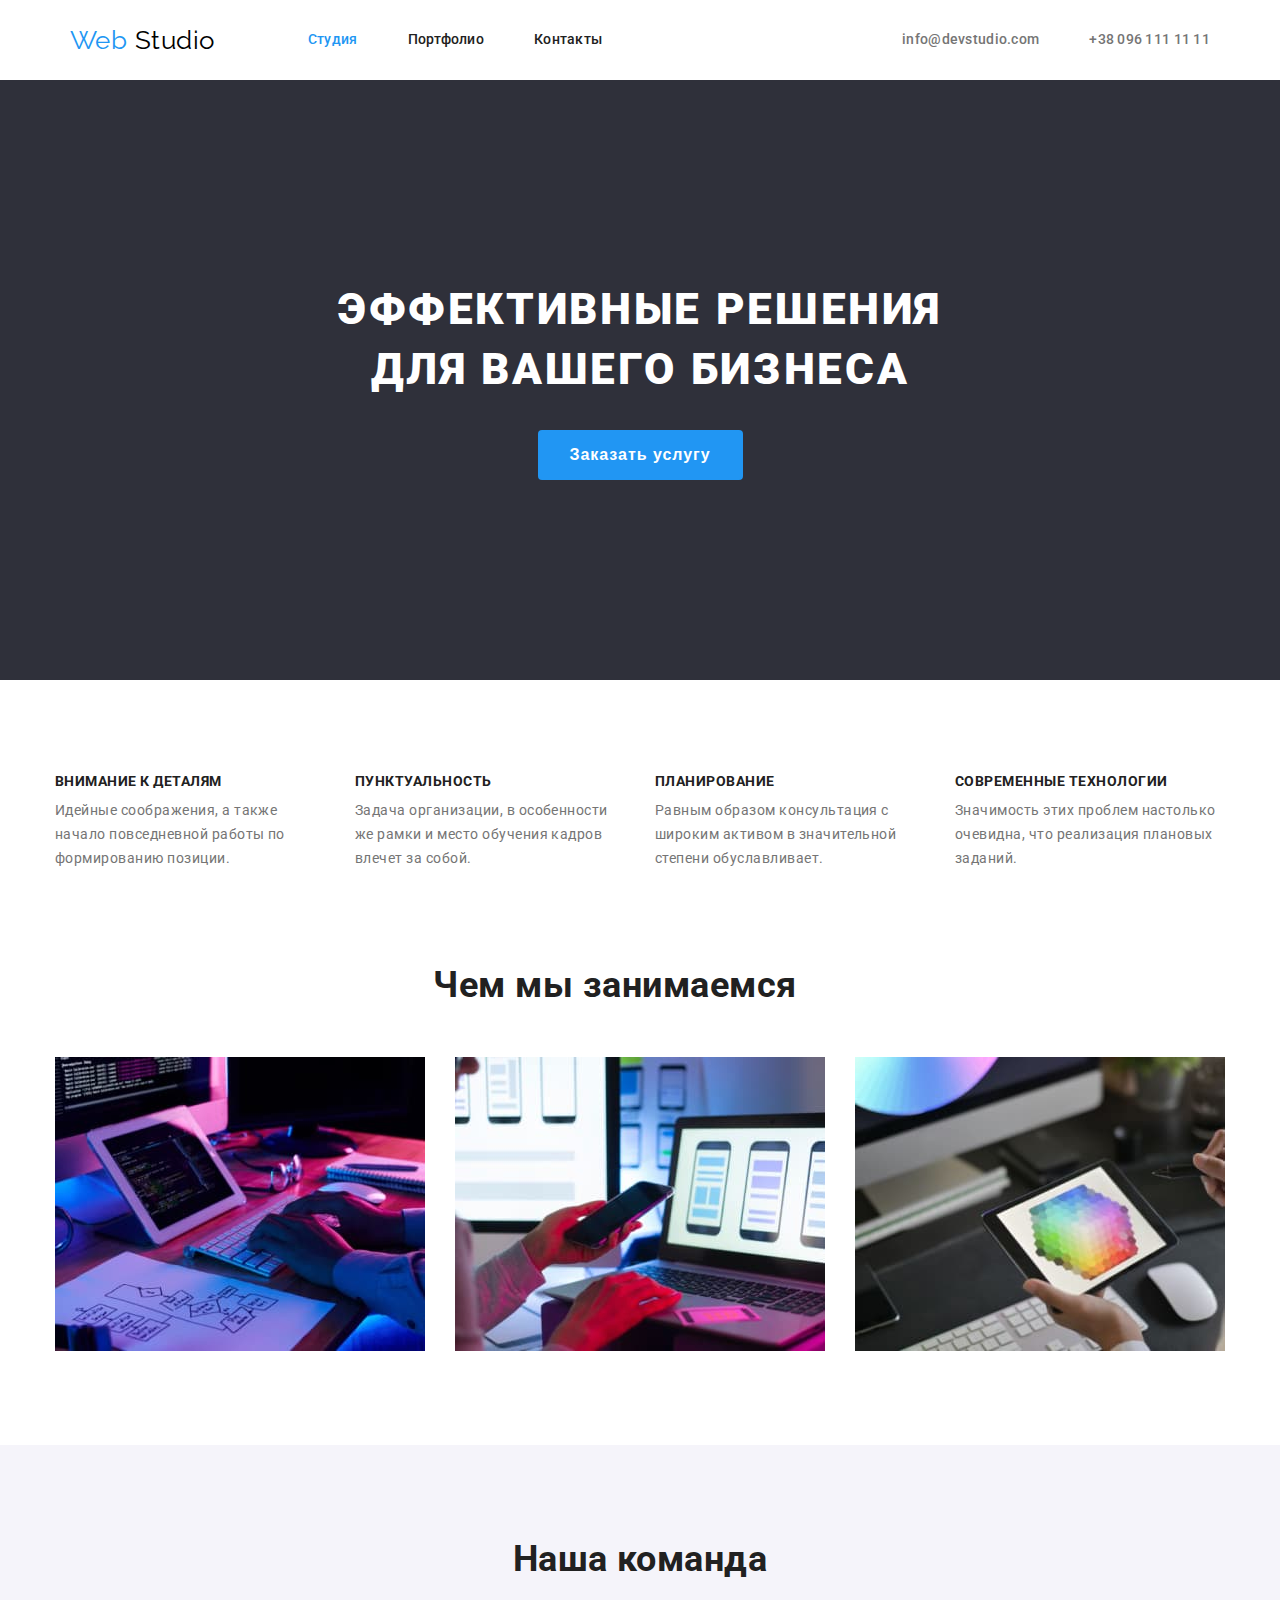
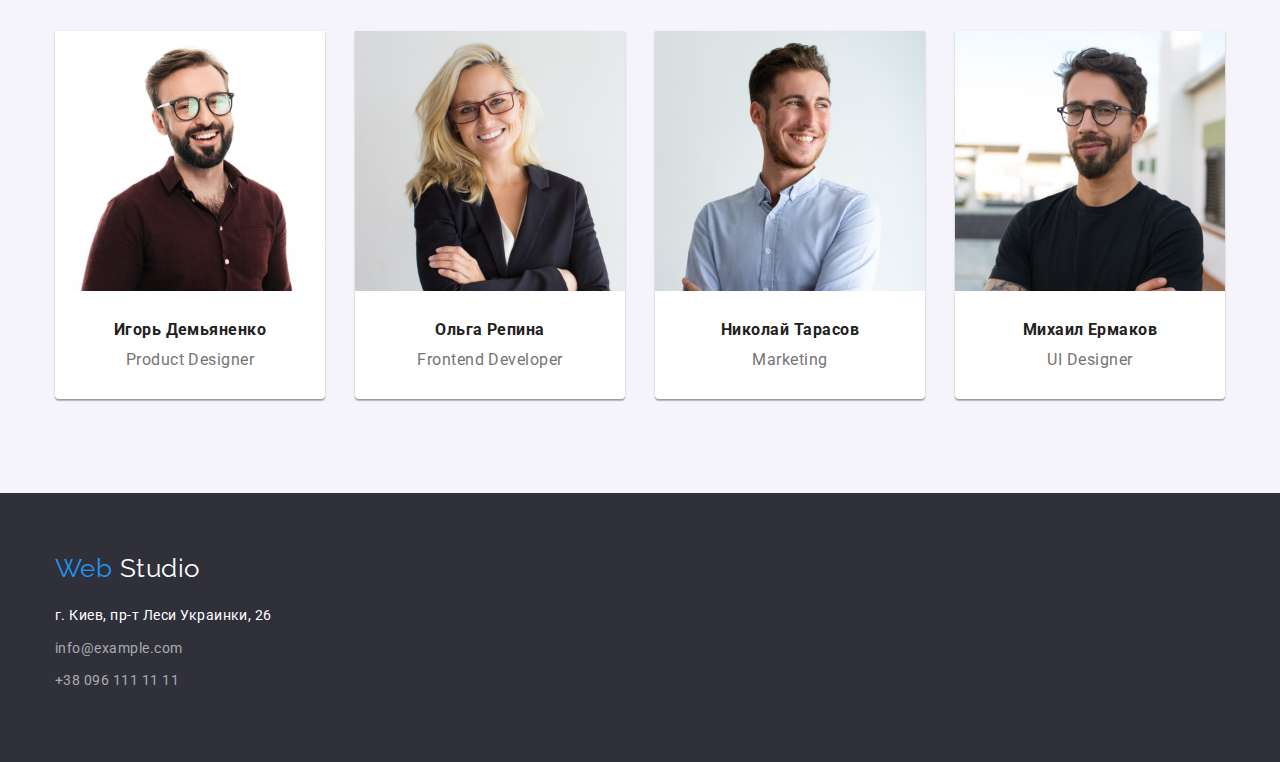
<file: index.html>
<!DOCTYPE html>
<html lang="ru">
  <head>
    <meta charset="UTF-8" />
    <meta http-equiv="X-UA-Compatible" content="IE=edge" />
    <meta name="viewport" content="width=device-width, initial-scale=1.0" />
    <title>Document</title>
    <link
      href="https://fonts.googleapis.com/css2?family=Raleway:wght@700&family=Roboto:wght@400;500;700;900&display=swap"
      rel="stylesheet"
    />
    <link
      rel="stylesheet"
      href="https://cdnjs.cloudflare.com/ajax/libs/modern-normalize/1.1.0/modern-normalize.min.css"
      integrity="sha512-wpPYUAdjBVSE4KJnH1VR1HeZfpl1ub8YT/NKx4PuQ5NmX2tKuGu6U/JRp5y+Y8XG2tV+wKQpNHVUX03MfMFn9Q=="
      crossorigin="anonymous"
      referrerpolicy="no-referrer"
    />
    <link rel="stylesheet" href="./css/styles.css" />
  </head>
  <body>
    <!-- Шапка сайта -->
    <header class="page-header">
      <div class="container-head">
        <nav>
          <div class="all-nav">
            <a href="./index.html" class="logo">
              Web
              <span class="logo-black">Studio</span>
            </a>

            <ul class="site-nav list">
              <li class="item">
                <a href="./index.html" class="link current">Студия</a>
              </li>
              <li class="item">
                <a href="./portfolio.html" class="link">Портфолио</a>
              </li>
              <li class="item"><a href="" class="link">Контакты</a></li>
            </ul>
          </div>
        </nav>

        <ul class="contact-list">
          <li class="connection">
            <a href="mailto:info@devstudio.com" class="contact-link">
              info@devstudio.com
            </a>
          </li>
          <li class="connection">
            <a href="tel:+380961111111" class="contact-link">
              +38 096 111 11 11
            </a>
          </li>
        </ul>
      </div>
    </header>

    <main>
      <!-- Герой -->
      <section class="section hero">
        <div class="container">
          <h1 class="hero-title">
            Эффективные решения
            <br />
            для вашего бизнеса
          </h1>
          <button type="button" class="button">Заказать услугу</button>
        </div>
      </section>

      <!-- Преимущества -->
      <section class="section benefit">
        <div class="container">
          <h2 class="visually-hidden">Преимущества компании</h2>
          <ul class="benefit-list">
            <li class="benefit-option">
              <h3 class="benefit-option-title">Внимание к деталям</h3>
              <p class="benefit-text">
                Идейные соображения, а также начало повседневной работы по
                формированию позиции.
              </p>
            </li>
            <li class="benefit-option">
              <h3 class="benefit-option-title">Пунктуальность</h3>
              <p class="benefit-text">
                Задача организации, в особенности же рамки и место обучения
                кадров влечет за собой.
              </p>
            </li>
            <li class="benefit-option">
              <h3 class="benefit-option-title">Планирование</h3>
              <p class="benefit-text">
                Равным образом консультация с широким активом в значительной
                степени обуславливает.
              </p>
            </li>
            <li class="benefit-option">
              <h3 class="benefit-option-title">Современные технологии</h3>
              <p class="benefit-text">
                Значимость этих проблем настолько очевидна, что реализация
                плановых заданий.
              </p>
            </li>
          </ul>
        </div>
      </section>

      <!-- Функции -->
      <section class="section feature">
        <div class="container">
          <h2 class="feature-title">Чем мы занимаемся</h2>
          <ul class="feature-list">
            <li class="feature-images">
              <img
                src="./images/box-1.jpg"
                alt="Пример разработки декстопных приложений"
                width="370"
              />
            </li>
            <li class="feature-images">
              <img
                src="./images/box-2.jpg"
                alt="Пример разработки мобильных приложений"
                width="370"
              />
            </li>
            <li class="feature-images">
              <img
                src="./images/box-3.jpg"
                alt="Пример дизайнерских решений"
                width="370"
              />
            </li>
          </ul>
        </div>
      </section>

      <!-- Команда -->

      <section class="section team">
        <div class="container">
          <h2 class="team-title">Наша команда</h2>
          <ul class="team-list">
            <li class="team-dudes">
              <img
                src="./images/img-1.jpg"
                alt="Первый сотрудник"
                width="270"
              />
              <h3 class="team-employee-name">Игорь Демьяненко</h3>
              <p class="team-employoee-position">Product Designer</p>
            </li>
            <li class="team-dudes">
              <img
                src="./images/img-2.jpg"
                alt="Второй сотрудник"
                width="270"
              />
              <h3 class="team-employee-name">Ольга Репина</h3>
              <p class="team-employoee-position">Frontend Developer</p>
            </li>
            <li class="team-dudes">
              <img
                src="./images/img-3.jpg"
                alt="Третий сотрудник"
                width="270"
              />
              <h3 class="team-employee-name">Николай Тарасов</h3>
              <p class="team-employoee-position">Marketing</p>
            </li>
            <li class="team-dudes">
              <img
                src="./images/img-4.jpg"
                alt="Четвертый сотрудник"
                width="270"
              />
              <h3 class="team-employee-name">Михаил Ермаков</h3>
              <p class="team-employoee-position">UI Designer</p>
            </li>
          </ul>
        </div>
      </section>
    </main>

    <!-- Футер -->
    <footer>
      <div class="container">
        <a href="./index.html" class="logo">
          Web
          <span class="logo-white">Studio</span>
        </a>

        <address class="address">
          <p class="address-details">г. Киев, пр-т Леси Украинки, 26</p>
          <ul class="contact list">
            <li class="contact-details">
              <a href="mailto:info@example.com" class="contact-footer">
                info@example.com
              </a>
            </li>
            <li class="contact-details">
              <a href="tel:+380961111111" class="contact-footer">
                +38 096 111 11 11
              </a>
            </li>
          </ul>
        </address>
      </div>
    </footer>
  </body>
</html>
</file>
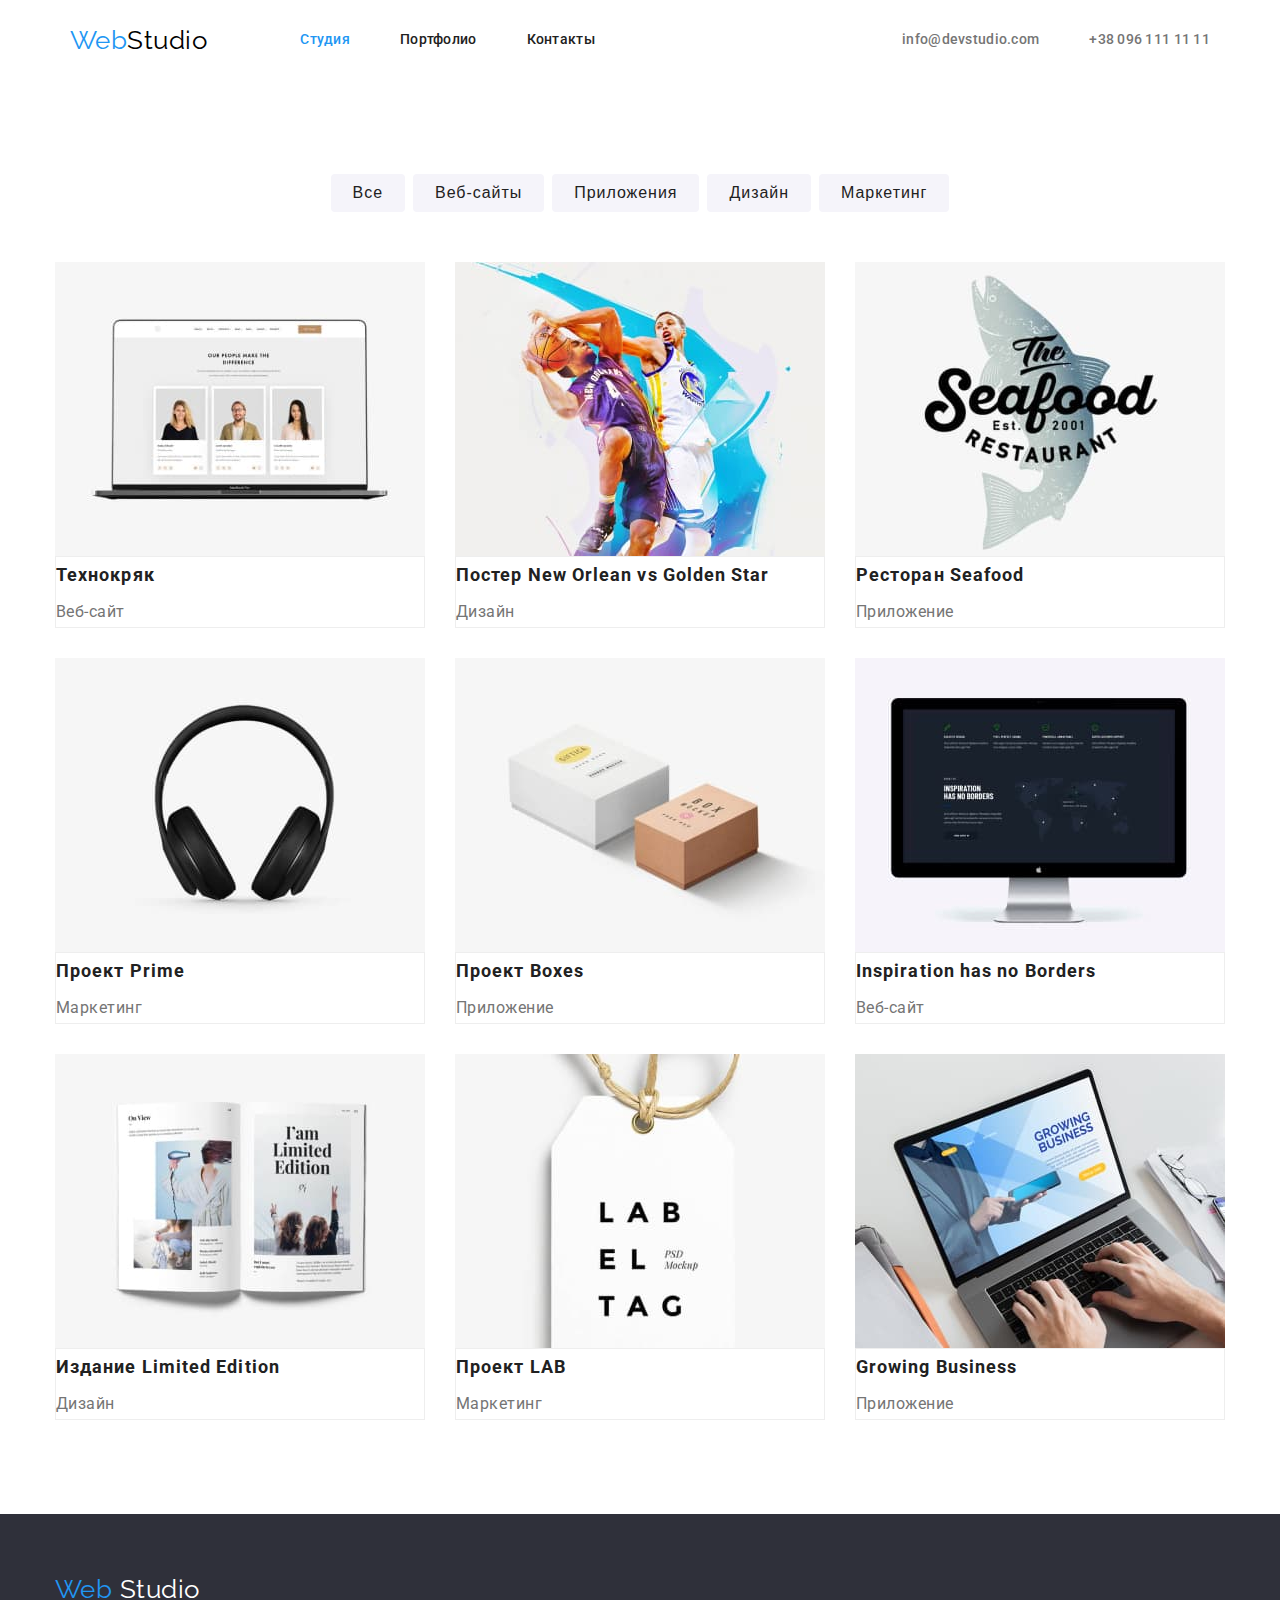
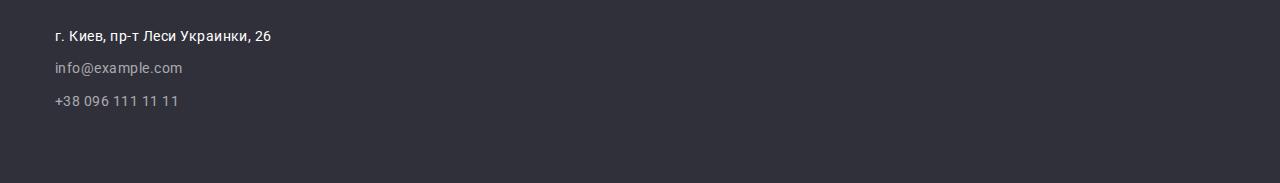
<file: portfolio.html>
<!DOCTYPE html>
<html lang="ru">
  <head>
    <meta charset="UTF-8" />
    <meta http-equiv="X-UA-Compatible" content="IE=edge" />
    <meta name="viewport" content="width=device-width, initial-scale=1.0" />
    <title>Document</title>
    <link
      href="https://fonts.googleapis.com/css2?family=Raleway:wght@700&family=Roboto:wght@400;500;700;900&display=swap"
      rel="stylesheet"
    />
    <link
      rel="stylesheet"
      href="https://cdnjs.cloudflare.com/ajax/libs/modern-normalize/1.1.0/modern-normalize.min.css"
      integrity="sha512-wpPYUAdjBVSE4KJnH1VR1HeZfpl1ub8YT/NKx4PuQ5NmX2tKuGu6U/JRp5y+Y8XG2tV+wKQpNHVUX03MfMFn9Q=="
      crossorigin="anonymous"
      referrerpolicy="no-referrer"
    />
    <link rel="stylesheet" href="./css/styles.css" />
  </head>

  <body>
    <!-- Шапка сайта -->
    <header class="page-header">
      <div class="container-head">
        <nav>
          <div class="all-nav">
            <a href="./index.html" class="logo">
              Web<span class="logo-black">Studio</span>
            </a>

            <ul class="site-nav list">
              <li class="item">
                <a href="./index.html" class="link current">Студия</a>
              </li>
              <li class="item">
                <a href="./portfolio.html" class="link">Портфолио</a>
              </li>
              <li class="item"><a href="" class="link">Контакты</a></li>
            </ul>
          </div>
        </nav>

        <ul class="contact-list">
          <li class="connection">
            <a href="mailto:info@devstudio.com" class="contact-link"
              >info@devstudio.com</a
            >
          </li>
          <li class="connection">
            <a href="tel:+380961111111" class="contact-link"
              >+38 096 111 11 11</a
            >
          </li>
        </ul>
      </div>
    </header>

    <main>
      <!-- Портфолио  -->

      <section class="section">
        <div class="container">
          <h1 class="visually-hidden">Портфолио</h1>
          <ul class="criteria">
            <li class="criteria-btn">
              <button type="button" class="button-secondary">Все</button>
            </li>
            <li class="criteria-btn">
              <button type="button" class="button-secondary">Веб-сайты</button>
            </li>
            <li class="criteria-btn">
              <button type="button" class="button-secondary">Приложения</button>
            </li>
            <li class="criteria-btn">
              <button type="button" class="button-secondary">Дизайн</button>
            </li>
            <li class="criteria-btn">
              <button type="button" class="button-secondary">Маркетинг</button>
            </li>
          </ul>

          <ul class="portfolio">
            <li class="portfolio-elements">
              <img
                src="./images/prtfl-1.jpg"
                alt="фото веб-сайта"
                width="370"
              />
              <div class="portfolio-wrapper">
                <h2 class="portfolio-title">Технокряк</h2>
                <p class="portfolio-title-designation">Веб-сайт</p>
              </div>
            </li>
            <li class="portfolio-elements">
              <img src="./images/prtfl-2.jpg" alt="фото дизайна" width="370" />
              <div class="portfolio-wrapper">
                <h2 class="portfolio-title">
                  Постер New Orlean vs Golden Star
                </h2>
                <p class="portfolio-title-designation">Дизайн</p>
              </div>
            </li>
            <li class="portfolio-elements">
              <img
                src="./images/prtfl-3.jpg"
                alt="фото приложения"
                width="370"
              />
              <div class="portfolio-wrapper">
                <h2 class="portfolio-title">Ресторан Seafood</h2>
                <p class="portfolio-title-designation">Приложение</p>
              </div>
            </li>
            <li class="portfolio-elements">
              <img
                src="./images/prtfl-4.jpg"
                alt="пример маркетинга"
                width="370"
              />
              <div class="portfolio-wrapper">
                <h2 class="portfolio-title">Проект Prime</h2>
                <p class="portfolio-title-designation">Маркетинг</p>
              </div>
            </li>
            <li class="portfolio-elements">
              <img
                src="./images/prtfl-5.jpg"
                alt="фото приложения"
                width="370"
              />
              <div class="portfolio-wrapper">
                <h2 class="portfolio-title">Проект Boxes</h2>
                <p class="portfolio-title-designation">Приложение</p>
              </div>
            </li>
            <li class="portfolio-elements">
              <img
                src="./images/prtfl-6.jpg"
                alt="фото веб-сайта"
                width="370"
              />
              <div class="portfolio-wrapper">
                <h2 class="portfolio-title">Inspiration has no Borders</h2>
                <p class="portfolio-title-designation">Веб-сайт</p>
              </div>
            </li>
            <li class="portfolio-elements">
              <img
                src="./images/prtfl-7.jpg"
                alt="пример дизайна"
                width="370"
              />
              <div class="portfolio-wrapper">
                <h2 class="portfolio-title">Издание Limited Edition</h2>
                <p class="portfolio-title-designation">Дизайн</p>
              </div>
            </li>
            <li class="portfolio-elements">
              <img
                src="./images/prtfl-8.jpg"
                alt="пример маркетинга"
                width="370"
              />
              <div class="portfolio-wrapper">
                <h2 class="portfolio-title">Проект LAB</h2>
                <p class="portfolio-title-designation">Маркетинг</p>
              </div>
            </li>
            <li class="portfolio-elements">
              <img
                src="./images/prtfl-9.jpg"
                alt="фото приложения"
                width="370"
              />
              <div class="portfolio-wrapper">
                <h2 class="portfolio-title">Growing Business</h2>
                <p class="portfolio-title-designation">Приложение</p>
              </div>
            </li>
          </ul>
        </div>
      </section>
    </main>

    <!-- Футер -->
    <footer>
      <div class="container">
        <a href="./index.html" class="logo">
          Web
          <span class="logo-white">Studio</span>
        </a>

        <address class="address">
          <p class="address-details">г. Киев, пр-т Леси Украинки, 26</p>
          <ul class="contact list">
            <li class="contact-details">
              <a href="mailto:info@example.com" class="contact-footer">
                info@example.com
              </a>
            </li>
            <li class="contact-details">
              <a href="tel:+380961111111" class="contact-footer">
                +38 096 111 11 11
              </a>
            </li>
          </ul>
        </address>
      </div>
    </footer>
  </body>
</html>
</file>
<file: css/styles.css>
html {
  box-sizing: border-box;
}

*,
*::before,
*::after {
  box-sizing: inherit;
}

:root {
  --primery-text-color: #757575;
  --title-text-color: #212121;
  --accent-color: #2196f3;
  --white-color: #ffffff;
  --bgc-main: #ffffff;
  --bgc-darck: #2f303a;
  --bgc-light: #f5f4fa;
}

h1,
h2,
h3,
h4,
h5,
h6,
ul,
p {
  padding: 0;
  margin: 0;
}

body {
  margin: 0;
  background-color: var(--bgc-main);
  color: var(--primery-text-color);

  font-family: Roboto, sans-serif;
  letter-spacing: 0.03em;
}

.container {
  width: 1200px;
  padding-left: 15px;
  padding-right: 15px;
  margin-left: auto;
  margin-right: auto;
  /* padding-bottom: 94px; */
  /* outline: 2px solid red; */
}

.list,
.connection,
.benefit-list,
.feature-list,
.team-list,
.criteria,
.portfolio {
  list-style: none;
  /* text-align: center; */
}

.section {
  padding: 94px 0;
}

.visually-hidden {
  position: absolute;
  width: 1px;
  height: 1px;
  margin: -1px;
  padding: 0;
  overflow: hidden;
  border: 0;
  clip: rect(0 0 0 0);
}

/* шапка сайта */

.site-nav,
.contact-list {
  display: flex;
}

/* .site-nav .item {
margin-right: 50px;
}

.site-nav .item:last-child {
margin: 0;
} */

.site-nav .item:not(:last-child),
.contact-list .connection:not(:last-child) {
  margin-right: 50px;
}

/* .site-nav .item + .item {
    margin-left: 40px;
} */

.site-nav .link,
.contact-list .contact-link {
  display: block;
  padding-top: 32px;
  padding-bottom: 32px;
}

.container-head {
  display: flex;
  align-items: center;
  width: 1170px;
  padding-left: 15px;
  padding-right: 15px;
  margin-left: auto;
  margin-right: auto;
}

.all-nav {
  display: flex;
  align-items: center;
}

.page-header {
}

/* .container {
    margin-left: auto;
    margin-right: auto;
    width: 1200px;
} */

/* лого */

.logo {
  color: var(--accent-color);
  font-family: Raleway, sans-serif;
  text-decoration: none;
  font-size: 26px;
  line-height: 1.19;
}
.logo-black {
  color: #000000;
}
.logo-white {
  color: #ffffff;
}
/* site nav */

.site-nav {
  margin-left: 93px;
}
.site-nav,
.contact-link {
  font-weight: 500;
  font-size: 14px;
  line-height: 1.14;
  letter-spacing: 0.02em;
}

.site-nav .link {
  color: var(--title-text-color);
  text-decoration: none;
}

.site-nav .link:hover,
.site-nav .link:focus {
  color: var(--accent-color);
}

.site-nav .link.current {
  color: var(--accent-color);
}

/* контакты */

.contact-list {
  margin-left: auto;
}

.contact-link {
  color: var(--primery-text-color);
  text-decoration: none;
}

.contact-link:hover,
.contact-link:focus {
  color: var(--accent-color);
}

/* hero */

.hero {
  background-color: var(--bgc-darck);
  text-align: center;
  padding: 200px 0;
}

.hero-title {
  color: var(--white-color);

  font-weight: 900;
  font-size: 44px;
  line-height: 1.36;

  letter-spacing: 0.06em;
  text-transform: uppercase;

  /* padding-top: 200px; */
  margin-bottom: 30px;
}

.button {
  display: inline-block;
  border: 0;
  border-radius: 4px;
  padding: 10px 32px;
  min-width: 200px;
  text-align: center;
  /* margin-bottom: 200px; */
  /* box-shadow: 0px 4px 4px rgba(0, 0, 0, 0.15); */
  background-color: var(--accent-color);
  color: var(--white-color);
  /* font-family: inherit; */
  font-weight: 700;
  font-size: 16px;
  line-height: 1.87;

  /* display: flex;
align-items: center;
text-align: center; */
  letter-spacing: 0.06em;
}

/* преимущества */

.benefit-list {
  display: flex;
}

.benefit-option-title {
  text-transform: uppercase;
  color: var(--title-text-color);
  font-size: 14px;
  line-height: 1.14;
  margin-bottom: 10px;
}

.benefit-text {
  width: 270px;
  font-size: 14px;
  line-height: 1.71;
}

.benefit-option:not(:last-child) {
  margin-right: 30px;
}

/* функциии */

.feature {
  padding-top: 0;
}

.feature-list {
  display: flex;
}

.feature-title {
  margin-right: 50px;
}

.feature-images:not(:last-child) {
  margin-right: 30px;
}

/* команда  */

.team {
  background-color: var(--bgc-light);
}

.team-title {
  margin-bottom: 50px;
}

.team-employee-name {
  color: var(--title-text-color);
  font-size: 16px;
  line-height: 1.18;
  margin-top: 30px;
  margin-bottom: 10px;
  /* text-align: center; */
}

.team-employoee-position {
  margin-bottom: 30px;
}

.team-list {
  display: flex;
}

.team-dudes {
  background: #ffffff;
  box-shadow: 0px 1px 3px rgba(0, 0, 0, 0.12), 0px 1px 1px rgba(0, 0, 0, 0.14),
    0px 2px 1px rgba(0, 0, 0, 0.2);
  border-radius: 0px 0px 4px 4px;
  text-align: center;
}

.team-dudes:not(:last-child) {
  margin-right: 30px;
}

.benefit-title,
.feature-title,
.team-title {
  color: var(--title-text-color);
  font-size: 36px;
  line-height: 1.16;
  text-align: center;
  margin-bottom: 50px;
}

/* футер */

footer {
  background-color: var(--bgc-darck);
  padding: 60px 0;
}

.address {
  margin-top: 20px;
  color: var(--white-color);
  font-size: 14px;
  line-height: 1.71;
  font-style: normal;
}

.address-details {
  margin-bottom: 9px;
}

.contact-details:not(last-child) {
  margin-bottom: 9px;
}

.contact-footer {
  color: rgba(255, 255, 255, 0.6);
  text-decoration: none;
}

.contact-footer:hover,
.contact-footer:focus {
  color: var(--accent-color);
}

/* Стили для portfolio.html  */

.portfolio-title {
  color: var(--title-text-color);
  font-size: 18px;
  line-height: 2;
  letter-spacing: 0.06em;
  margin-bottom: 4px;
}

.button-secondary {
  display: inline-block;
  border: 0;
  padding: 6px 22px;
  border-radius: 4px;
  background-color: var(--bgc-light);
  color: var(--title-text-color);
  cursor: pointer;
  font-weight: 500;
  font-size: 16px;
  line-height: 1.62;
  letter-spacing: 0.06em;
}

.button-secondary:hover,
.button-secondary:focus {
  color: var(--white-color);
  background-color: var(--accent-color);
}

.criteria {
  display: flex;
  justify-content: center;
  /* font-weight: 500;
  font-size: 16px;
  line-height: 1.62; */
  margin-bottom: 50px;
}

.criteria-btn:not(:last-child) {
  margin-right: 8px;
}

.portfolio-title-designation {
  font-size: 16px;
  line-height: 1.87;
}

.portfolio {
  display: flex;
  flex-wrap: wrap;
}

.portfolio-wrapper {
  padding: 20px 24;
  border: 1px solid #eeeeee;
}

.portfolio-elements {
  margin-right: 30px;
  margin-bottom: 30px;
}

.portfolio-elements:nth-child(3n) {
  margin-right: 0;
}

.portfolio-elements:nth-last-child(-n + 3) {
  margin-bottom: 0;
}

img {
  display: block;
  max-width: 100%;
  height: auto;
}
</file>
